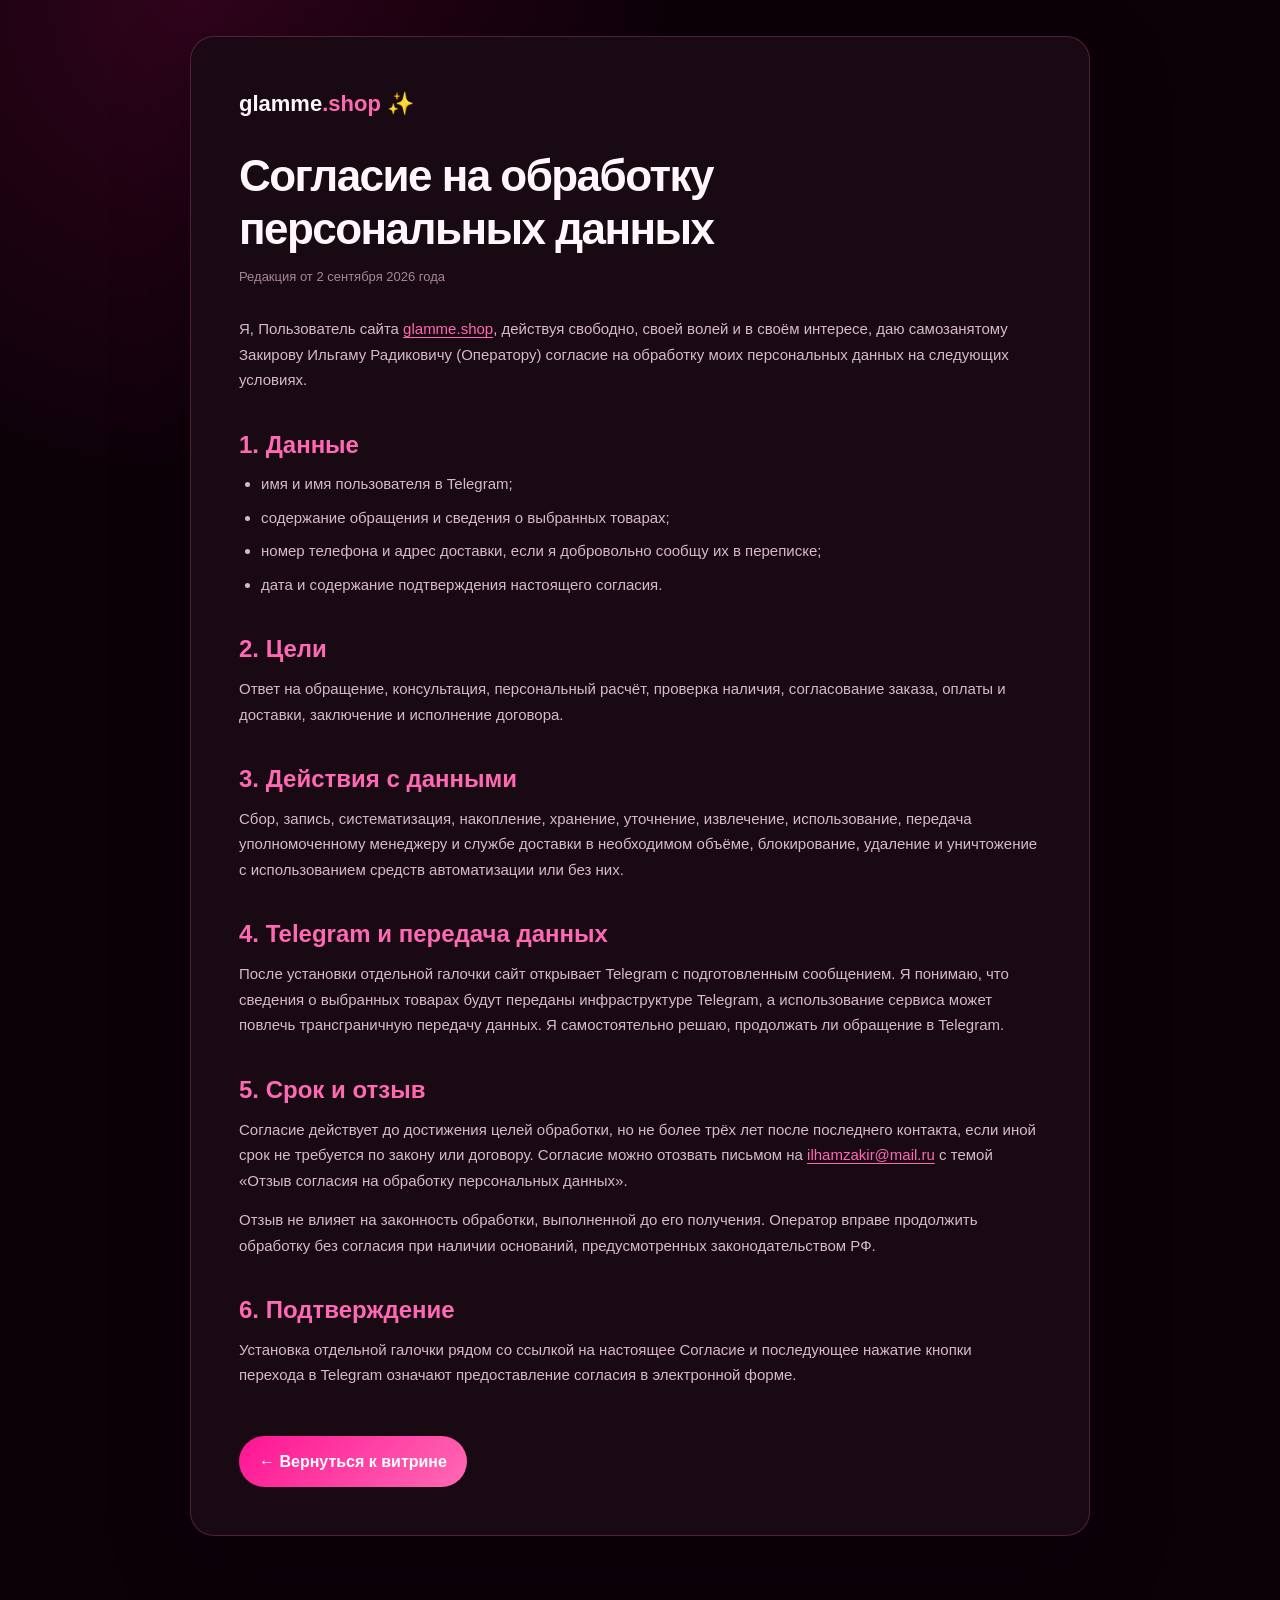
<file: consent.html>
<!doctype html>
<html lang="ru">
<head>
  <meta charset="utf-8">
  <meta name="viewport" content="width=device-width, initial-scale=1">
  <meta name="referrer" content="no-referrer">
  <title>Согласие на обработку персональных данных — GLAMME.SHOP</title>
  <meta name="description" content="Согласие пользователя GLAMME.SHOP на обработку персональных данных при обращении через Telegram.">
  <link rel="canonical" href="https://glamme.shop/consent.html">
  <link rel="stylesheet" href="legal.css">
</head>
<body>
  <main>
    <a class="brand-link" href="/">glamme<span>.shop</span> ✨</a>
    <h1>Согласие на обработку персональных данных</h1>
    <p class="document-date">Редакция от 2 сентября 2026 года</p>

    <p>Я, Пользователь сайта <a href="https://glamme.shop/">glamme.shop</a>, действуя свободно, своей волей и в своём интересе, даю самозанятому Закирову Ильгаму Радиковичу (Оператору) согласие на обработку моих персональных данных на следующих условиях.</p>

    <h2>1. Данные</h2>
    <ul>
      <li>имя и имя пользователя в Telegram;</li>
      <li>содержание обращения и сведения о выбранных товарах;</li>
      <li>номер телефона и адрес доставки, если я добровольно сообщу их в переписке;</li>
      <li>дата и содержание подтверждения настоящего согласия.</li>
    </ul>

    <h2>2. Цели</h2>
    <p>Ответ на обращение, консультация, персональный расчёт, проверка наличия, согласование заказа, оплаты и доставки, заключение и исполнение договора.</p>

    <h2>3. Действия с данными</h2>
    <p>Сбор, запись, систематизация, накопление, хранение, уточнение, извлечение, использование, передача уполномоченному менеджеру и службе доставки в необходимом объёме, блокирование, удаление и уничтожение с использованием средств автоматизации или без них.</p>

    <h2>4. Telegram и передача данных</h2>
    <p>После установки отдельной галочки сайт открывает Telegram с подготовленным сообщением. Я понимаю, что сведения о выбранных товарах будут переданы инфраструктуре Telegram, а использование сервиса может повлечь трансграничную передачу данных. Я самостоятельно решаю, продолжать ли обращение в Telegram.</p>

    <h2>5. Срок и отзыв</h2>
    <p>Согласие действует до достижения целей обработки, но не более трёх лет после последнего контакта, если иной срок не требуется по закону или договору. Согласие можно отозвать письмом на <a href="mailto:ilhamzakir@mail.ru">ilhamzakir@mail.ru</a> с темой «Отзыв согласия на обработку персональных данных».</p>
    <p>Отзыв не влияет на законность обработки, выполненной до его получения. Оператор вправе продолжить обработку без согласия при наличии оснований, предусмотренных законодательством РФ.</p>

    <h2>6. Подтверждение</h2>
    <p>Установка отдельной галочки рядом со ссылкой на настоящее Согласие и последующее нажатие кнопки перехода в Telegram означают предоставление согласия в электронной форме.</p>

    <a class="back-link" href="/">← Вернуться к витрине</a>
  </main>
</body>
</html>
</file>
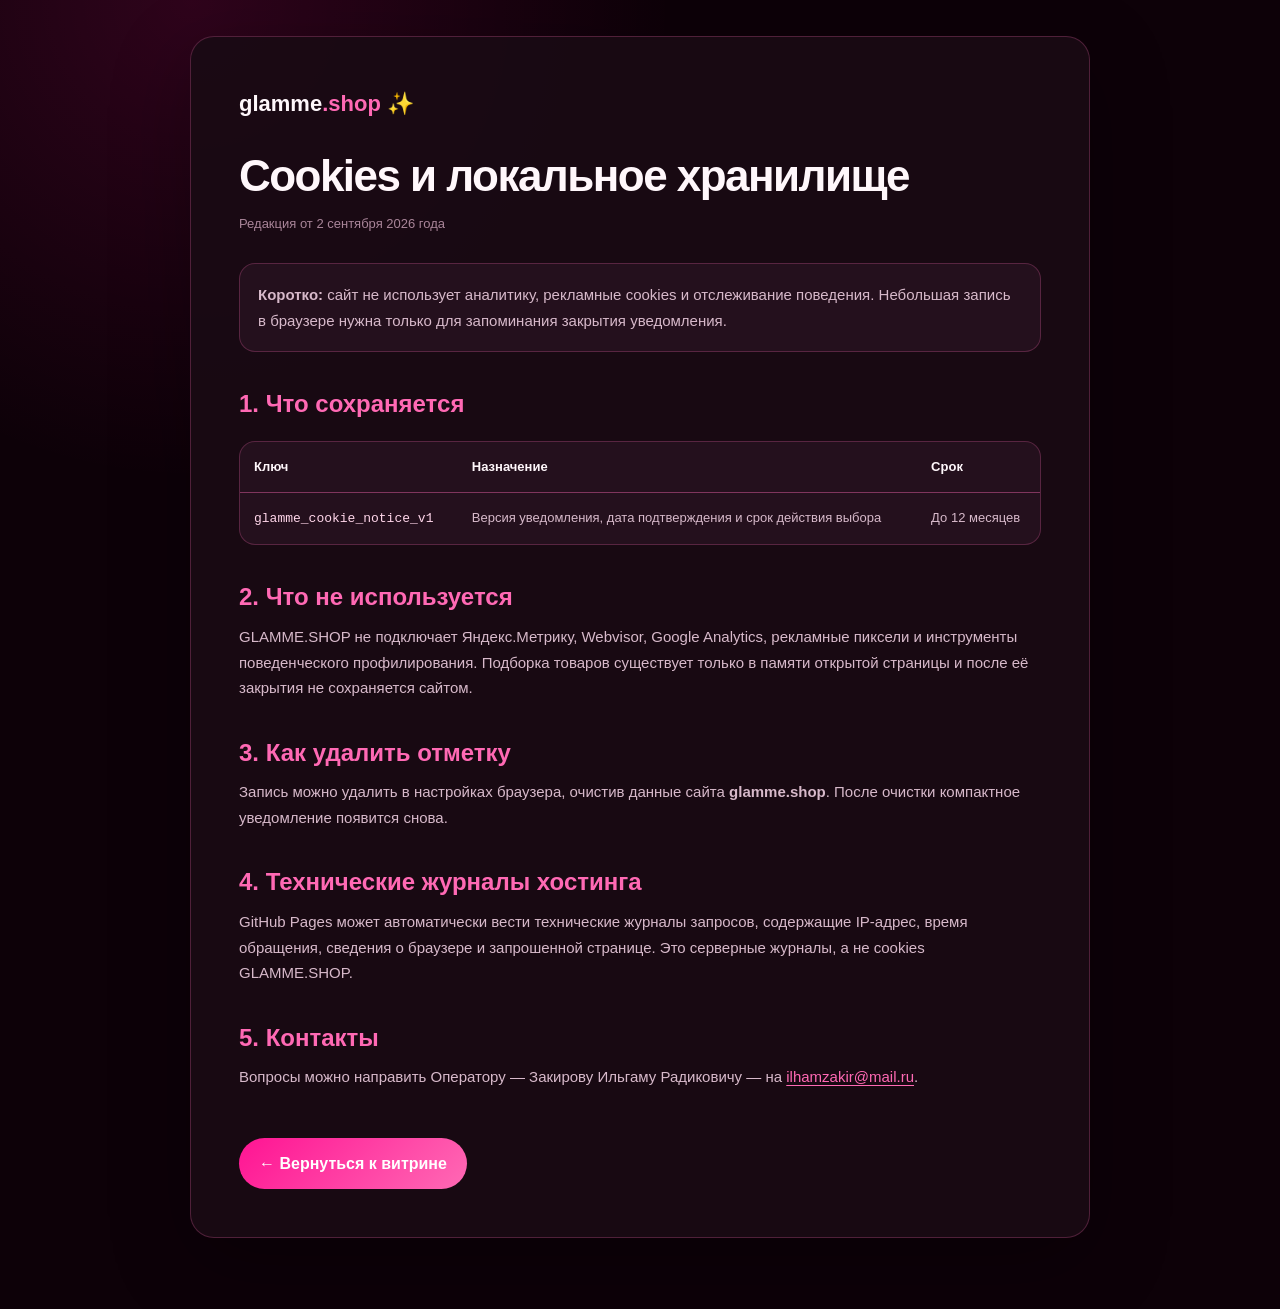
<file: cookies.html>
<!doctype html>
<html lang="ru">
<head>
  <meta charset="utf-8">
  <meta name="viewport" content="width=device-width, initial-scale=1">
  <meta name="referrer" content="no-referrer">
  <title>Cookies и локальное хранилище — GLAMME.SHOP</title>
  <meta name="description" content="Правила использования cookies и локального хранилища на сайте GLAMME.SHOP.">
  <link rel="canonical" href="https://glamme.shop/cookies.html">
  <link rel="stylesheet" href="legal.css">
</head>
<body>
  <main>
    <a class="brand-link" href="/">glamme<span>.shop</span> ✨</a>
    <h1>Cookies и локальное хранилище</h1>
    <p class="document-date">Редакция от 2 сентября 2026 года</p>

    <div class="notice">
      <p><strong>Коротко:</strong> сайт не использует аналитику, рекламные cookies и отслеживание поведения. Небольшая запись в браузере нужна только для запоминания закрытия уведомления.</p>
    </div>

    <h2>1. Что сохраняется</h2>
    <div class="data-table">
      <table>
        <thead><tr><th>Ключ</th><th>Назначение</th><th>Срок</th></tr></thead>
        <tbody>
          <tr>
            <td><code>glamme_cookie_notice_v1</code></td>
            <td>Версия уведомления, дата подтверждения и срок действия выбора</td>
            <td>До 12 месяцев</td>
          </tr>
        </tbody>
      </table>
    </div>

    <h2>2. Что не используется</h2>
    <p>GLAMME.SHOP не подключает Яндекс.Метрику, Webvisor, Google Analytics, рекламные пиксели и инструменты поведенческого профилирования. Подборка товаров существует только в памяти открытой страницы и после её закрытия не сохраняется сайтом.</p>

    <h2>3. Как удалить отметку</h2>
    <p>Запись можно удалить в настройках браузера, очистив данные сайта <strong>glamme.shop</strong>. После очистки компактное уведомление появится снова.</p>

    <h2>4. Технические журналы хостинга</h2>
    <p>GitHub Pages может автоматически вести технические журналы запросов, содержащие IP-адрес, время обращения, сведения о браузере и запрошенной странице. Это серверные журналы, а не cookies GLAMME.SHOP.</p>

    <h2>5. Контакты</h2>
    <p>Вопросы можно направить Оператору — Закирову Ильгаму Радиковичу — на <a href="mailto:ilhamzakir@mail.ru">ilhamzakir@mail.ru</a>.</p>

    <a class="back-link" href="/">← Вернуться к витрине</a>
  </main>
</body>
</html>
</file>
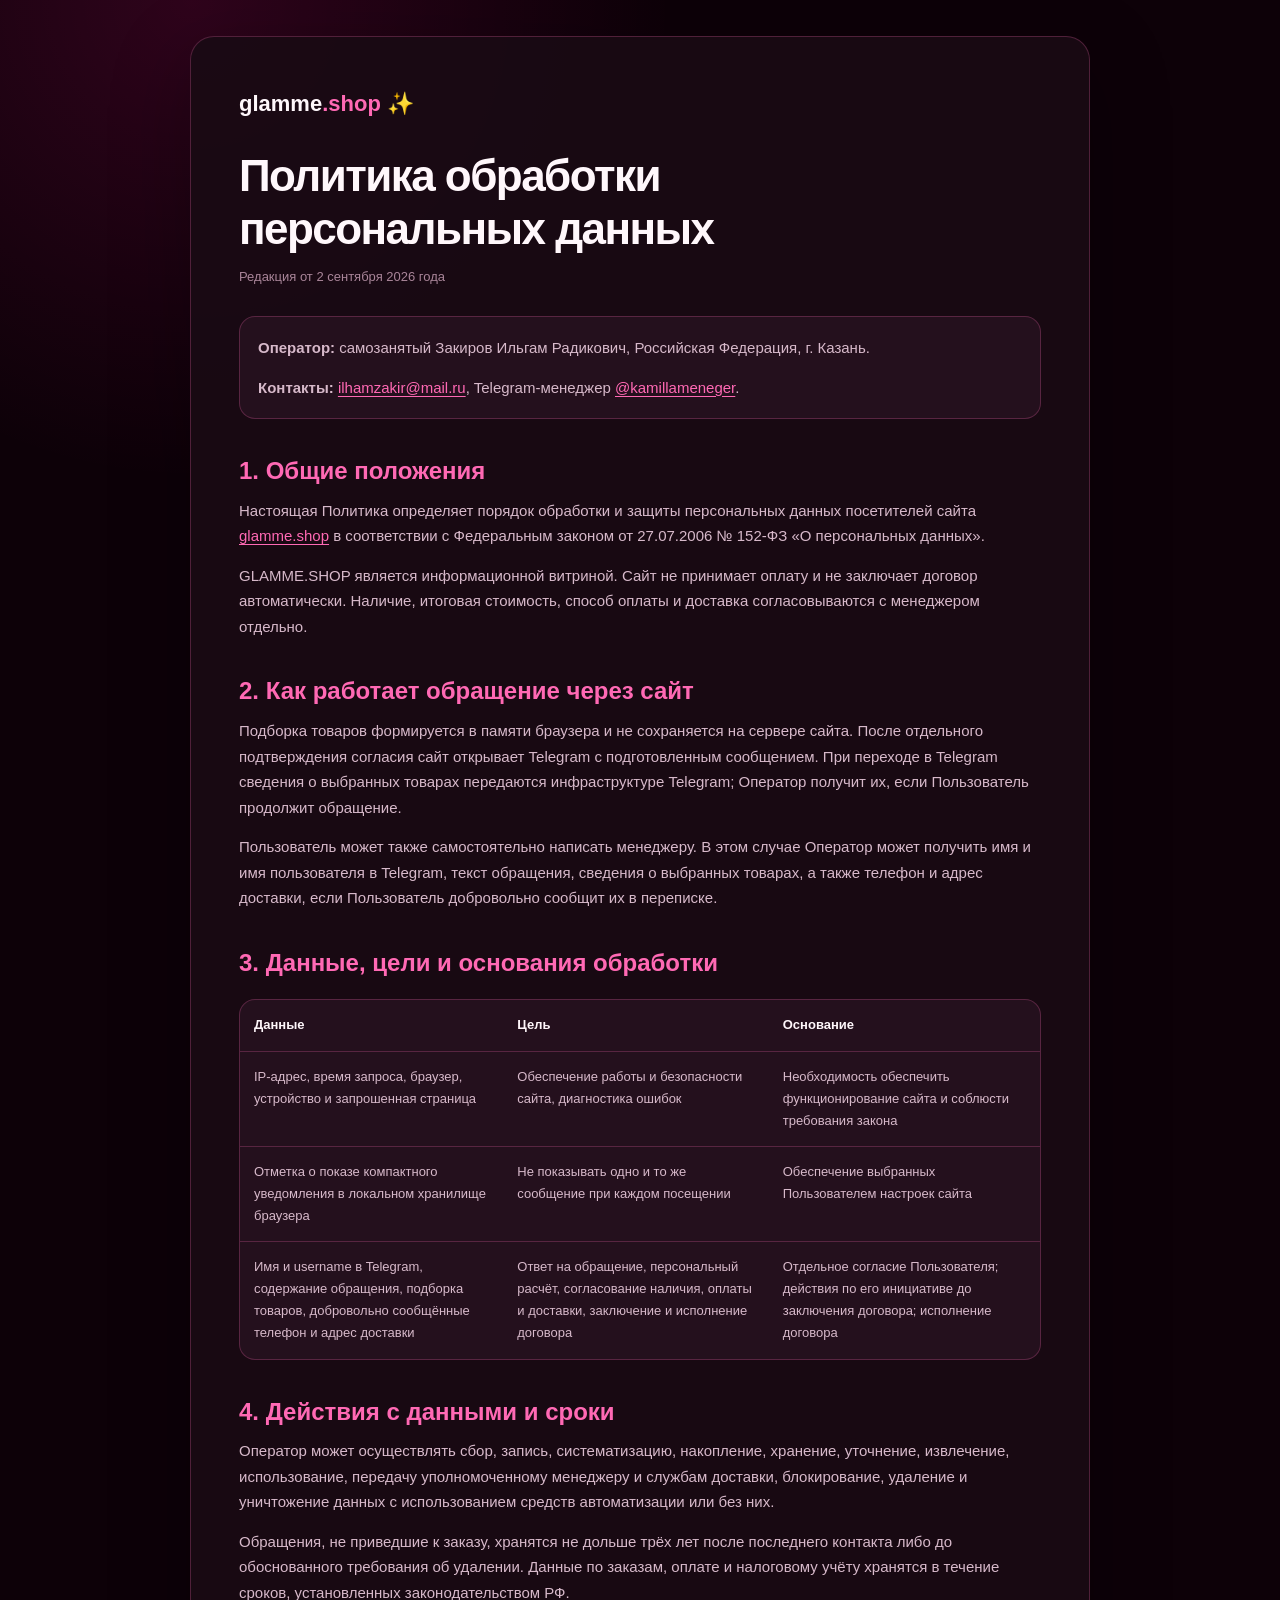
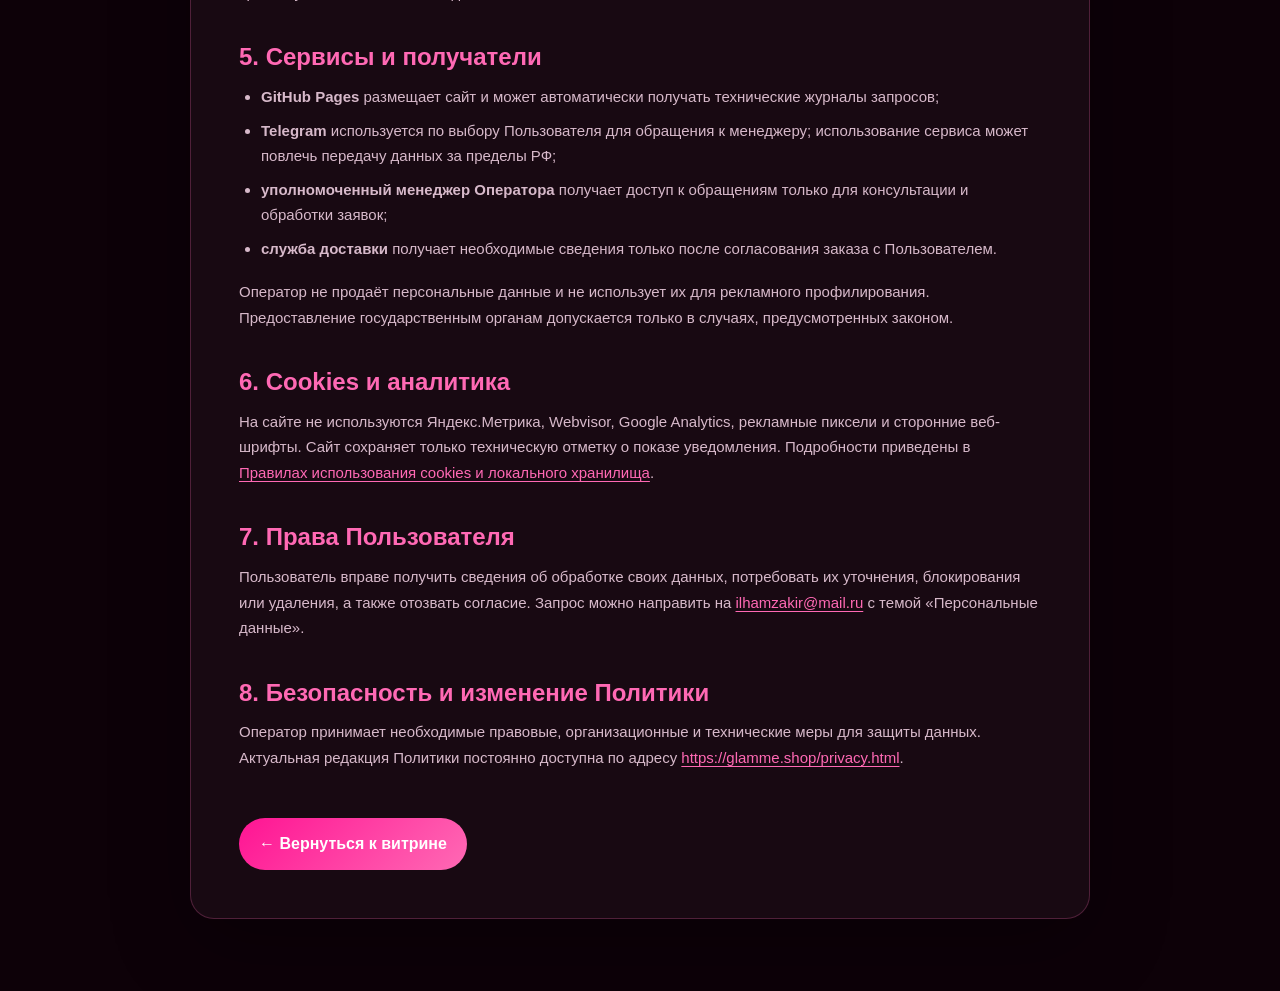
<file: privacy.html>
<!doctype html>
<html lang="ru">
<head>
  <meta charset="utf-8">
  <meta name="viewport" content="width=device-width, initial-scale=1">
  <meta name="referrer" content="no-referrer">
  <title>Политика обработки персональных данных — GLAMME.SHOP</title>
  <meta name="description" content="Политика обработки персональных данных посетителей сайта GLAMME.SHOP.">
  <link rel="canonical" href="https://glamme.shop/privacy.html">
  <link rel="stylesheet" href="legal.css">
</head>
<body>
  <main>
    <a class="brand-link" href="/">glamme<span>.shop</span> ✨</a>
    <h1>Политика обработки персональных данных</h1>
    <p class="document-date">Редакция от 2 сентября 2026 года</p>

    <div class="notice">
      <p><strong>Оператор:</strong> самозанятый Закиров Ильгам Радикович, Российская Федерация, г. Казань.</p>
      <p><strong>Контакты:</strong> <a href="mailto:ilhamzakir@mail.ru">ilhamzakir@mail.ru</a>, Telegram-менеджер <a href="https://t.me/kamillameneger" rel="noopener noreferrer">@kamillameneger</a>.</p>
    </div>

    <h2>1. Общие положения</h2>
    <p>Настоящая Политика определяет порядок обработки и защиты персональных данных посетителей сайта <a href="https://glamme.shop/">glamme.shop</a> в соответствии с Федеральным законом от 27.07.2006 № 152-ФЗ «О персональных данных».</p>
    <p>GLAMME.SHOP является информационной витриной. Сайт не принимает оплату и не заключает договор автоматически. Наличие, итоговая стоимость, способ оплаты и доставка согласовываются с менеджером отдельно.</p>

    <h2>2. Как работает обращение через сайт</h2>
    <p>Подборка товаров формируется в памяти браузера и не сохраняется на сервере сайта. После отдельного подтверждения согласия сайт открывает Telegram с подготовленным сообщением. При переходе в Telegram сведения о выбранных товарах передаются инфраструктуре Telegram; Оператор получит их, если Пользователь продолжит обращение.</p>
    <p>Пользователь может также самостоятельно написать менеджеру. В этом случае Оператор может получить имя и имя пользователя в Telegram, текст обращения, сведения о выбранных товарах, а также телефон и адрес доставки, если Пользователь добровольно сообщит их в переписке.</p>

    <h2>3. Данные, цели и основания обработки</h2>
    <div class="data-table">
      <table>
        <thead><tr><th>Данные</th><th>Цель</th><th>Основание</th></tr></thead>
        <tbody>
          <tr>
            <td>IP-адрес, время запроса, браузер, устройство и запрошенная страница</td>
            <td>Обеспечение работы и безопасности сайта, диагностика ошибок</td>
            <td>Необходимость обеспечить функционирование сайта и соблюсти требования закона</td>
          </tr>
          <tr>
            <td>Отметка о показе компактного уведомления в локальном хранилище браузера</td>
            <td>Не показывать одно и то же сообщение при каждом посещении</td>
            <td>Обеспечение выбранных Пользователем настроек сайта</td>
          </tr>
          <tr>
            <td>Имя и username в Telegram, содержание обращения, подборка товаров, добровольно сообщённые телефон и адрес доставки</td>
            <td>Ответ на обращение, персональный расчёт, согласование наличия, оплаты и доставки, заключение и исполнение договора</td>
            <td>Отдельное согласие Пользователя; действия по его инициативе до заключения договора; исполнение договора</td>
          </tr>
        </tbody>
      </table>
    </div>

    <h2>4. Действия с данными и сроки</h2>
    <p>Оператор может осуществлять сбор, запись, систематизацию, накопление, хранение, уточнение, извлечение, использование, передачу уполномоченному менеджеру и службам доставки, блокирование, удаление и уничтожение данных с использованием средств автоматизации или без них.</p>
    <p>Обращения, не приведшие к заказу, хранятся не дольше трёх лет после последнего контакта либо до обоснованного требования об удалении. Данные по заказам, оплате и налоговому учёту хранятся в течение сроков, установленных законодательством РФ.</p>

    <h2>5. Сервисы и получатели</h2>
    <ul>
      <li><strong>GitHub Pages</strong> размещает сайт и может автоматически получать технические журналы запросов;</li>
      <li><strong>Telegram</strong> используется по выбору Пользователя для обращения к менеджеру; использование сервиса может повлечь передачу данных за пределы РФ;</li>
      <li><strong>уполномоченный менеджер Оператора</strong> получает доступ к обращениям только для консультации и обработки заявок;</li>
      <li><strong>служба доставки</strong> получает необходимые сведения только после согласования заказа с Пользователем.</li>
    </ul>
    <p>Оператор не продаёт персональные данные и не использует их для рекламного профилирования. Предоставление государственным органам допускается только в случаях, предусмотренных законом.</p>

    <h2>6. Cookies и аналитика</h2>
    <p>На сайте не используются Яндекс.Метрика, Webvisor, Google Analytics, рекламные пиксели и сторонние веб-шрифты. Сайт сохраняет только техническую отметку о показе уведомления. Подробности приведены в <a href="/cookies.html">Правилах использования cookies и локального хранилища</a>.</p>

    <h2>7. Права Пользователя</h2>
    <p>Пользователь вправе получить сведения об обработке своих данных, потребовать их уточнения, блокирования или удаления, а также отозвать согласие. Запрос можно направить на <a href="mailto:ilhamzakir@mail.ru">ilhamzakir@mail.ru</a> с темой «Персональные данные».</p>

    <h2>8. Безопасность и изменение Политики</h2>
    <p>Оператор принимает необходимые правовые, организационные и технические меры для защиты данных. Актуальная редакция Политики постоянно доступна по адресу <a href="https://glamme.shop/privacy.html">https://glamme.shop/privacy.html</a>.</p>

    <a class="back-link" href="/">← Вернуться к витрине</a>
  </main>
</body>
</html>
</file>
<file: legal.css>
:root {
  color-scheme: dark;
  --bg: #0d0108;
  --surface: #1a0a14;
  --surface-soft: #24101d;
  --text: #fff7fb;
  --muted: #d7b9ca;
  --pink: #ff69b4;
  --pink-strong: #ff1493;
  --line: rgba(255, 105, 180, 0.24);
}

* { box-sizing: border-box; }
html { scroll-behavior: smooth; }

body {
  margin: 0;
  padding: 36px 20px 72px;
  background: radial-gradient(circle at 15% 0%, rgba(255, 20, 147, 0.14), transparent 30rem), var(--bg);
  color: var(--text);
  font-family: -apple-system, BlinkMacSystemFont, "Segoe UI", Arial, sans-serif;
  line-height: 1.7;
}

main {
  width: min(900px, 100%);
  margin: 0 auto;
  padding: clamp(24px, 5vw, 48px);
  border: 1px solid var(--line);
  border-radius: 24px;
  background: rgba(26, 10, 20, 0.92);
  box-shadow: 0 24px 80px rgba(0, 0, 0, 0.28);
}

.brand-link {
  display: inline-block;
  margin-bottom: 28px;
  color: var(--text);
  font-size: 22px;
  font-weight: 900;
  text-decoration: none;
}

.brand-link span, a { color: var(--pink); }
h1, h2 { line-height: 1.2; text-wrap: balance; }

h1 {
  margin: 0 0 10px;
  color: var(--text);
  font-size: clamp(28px, 6vw, 44px);
  letter-spacing: -0.035em;
}

h2 {
  margin: 38px 0 12px;
  color: var(--pink);
  font-size: clamp(19px, 4vw, 24px);
}

p, li { color: var(--muted); font-size: 15px; }
p { margin: 0 0 14px; }
ul { margin: 0 0 18px; padding-left: 22px; }
li + li { margin-top: 8px; }
a { text-underline-offset: 3px; }

.document-date {
  margin-bottom: 28px;
  color: #a98599;
  font-size: 13px;
}

.notice, .data-table {
  margin: 22px 0;
  padding: 18px;
  border: 1px solid var(--line);
  border-radius: 16px;
  background: var(--surface-soft);
}

.notice p:last-child { margin-bottom: 0; }
.data-table { overflow-x: auto; padding: 0; }
table { width: 100%; border-collapse: collapse; min-width: 620px; }

th, td {
  padding: 14px;
  border-bottom: 1px solid var(--line);
  color: var(--muted);
  font-size: 13px;
  text-align: left;
  vertical-align: top;
}

th { color: var(--text); }
tr:last-child td { border-bottom: 0; }
code { color: #ffd6ea; }

.back-link {
  display: inline-flex;
  margin-top: 34px;
  padding: 12px 20px;
  border-radius: 999px;
  background: linear-gradient(135deg, var(--pink-strong), var(--pink));
  color: #fff;
  font-weight: 800;
  text-decoration: none;
}

@media (max-width: 620px) {
  body { padding: 12px 12px 42px; }
  main { padding: 24px 18px; border-radius: 20px; }
  p, li { font-size: 14px; }
}
</file>
